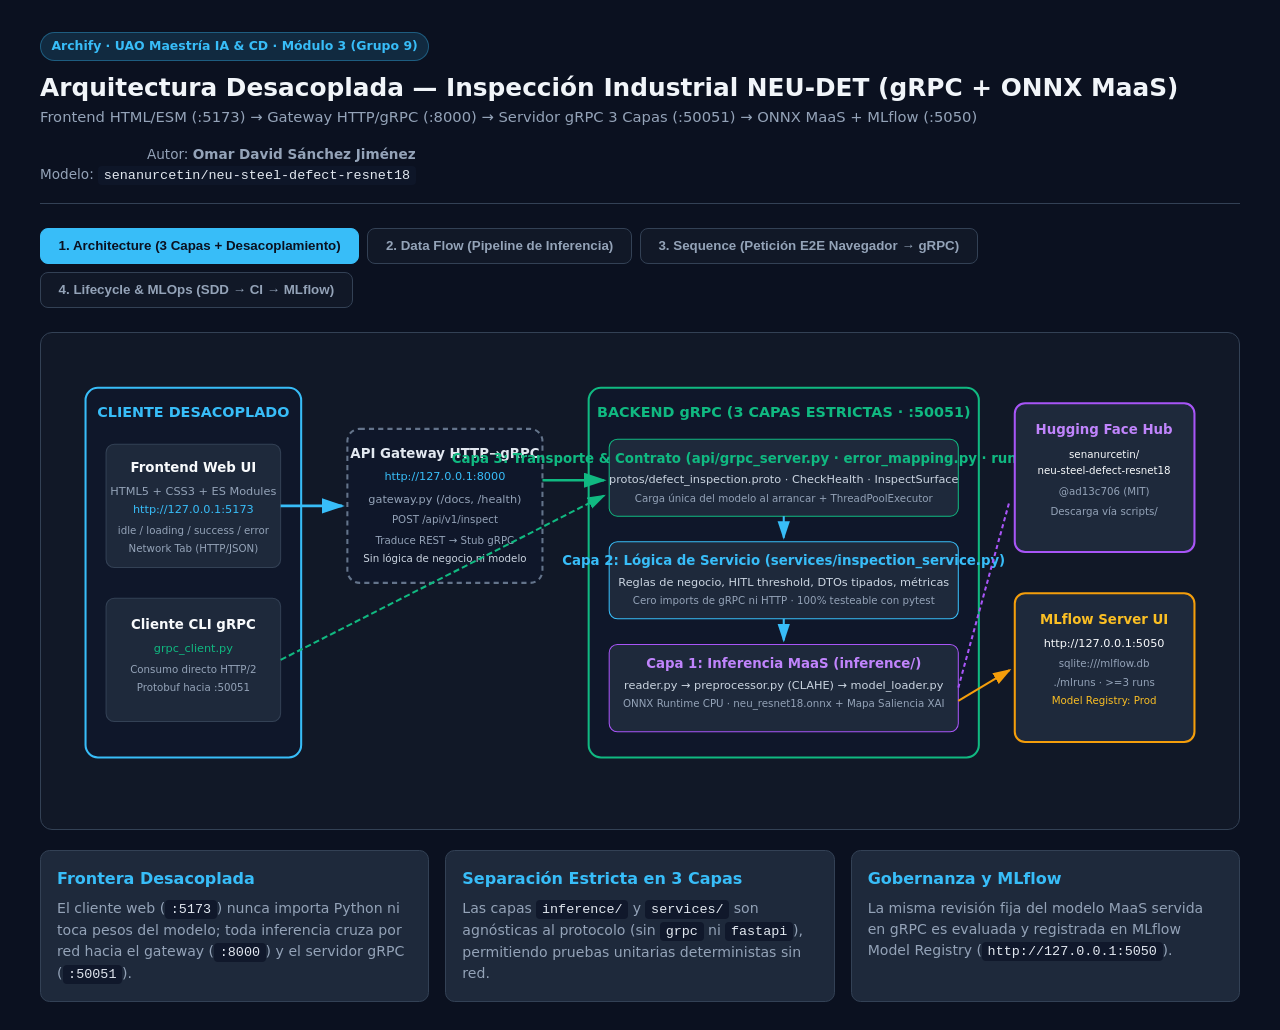
<file: docs/arquitectura.html>
<!DOCTYPE html>
<html lang="es">
<head>
  <meta charset="UTF-8" />
  <meta name="viewport" content="width=device-width, initial-scale=1.0" />
  <title>Archify — Arquitectura M3: Inspección Industrial NEU-DET (gRPC + MaaS)</title>
  <style>
    :root {
      --bg: #0b1120;
      --surface: #111827;
      --card: #1e293b;
      --border: #334155;
      --text: #f1f5f9;
      --muted: #94a3b8;
      --accent: #38bdf8;
      --grpc: #10b981;
      --mlflow: #f59e0b;
      --model: #a855f7;
    }
    * { box-sizing: border-box; margin: 0; padding: 0; }
    body {
      font-family: system-ui, -apple-system, BlinkMacSystemFont, "Segoe UI", Roboto, sans-serif;
      background: var(--bg);
      color: var(--text);
      line-height: 1.5;
      padding: 2rem;
    }
    header {
      max-width: 1200px;
      margin: 0 auto 1.5rem;
      display: flex;
      flex-wrap: wrap;
      justify-content: space-between;
      align-items: center;
      gap: 1rem;
      border-bottom: 1px solid var(--border);
      padding-bottom: 1rem;
    }
    .badge {
      display: inline-block;
      padding: 0.25rem 0.65rem;
      border-radius: 999px;
      font-size: 0.78rem;
      font-weight: 600;
      background: rgba(56, 189, 248, 0.15);
      color: var(--accent);
      border: 1px solid rgba(56, 189, 248, 0.35);
    }
    .tabs {
      max-width: 1200px;
      margin: 0 auto 1.5rem;
      display: flex;
      gap: 0.5rem;
      flex-wrap: wrap;
    }
    .tab-btn {
      background: var(--surface);
      color: var(--muted);
      border: 1px solid var(--border);
      padding: 0.6rem 1.1rem;
      border-radius: 0.5rem;
      cursor: pointer;
      font-weight: 600;
      transition: all 0.2s;
    }
    .tab-btn.active, .tab-btn:hover {
      background: var(--accent);
      color: #0b1120;
      border-color: var(--accent);
    }
    main {
      max-width: 1200px;
      margin: 0 auto;
    }
    .view-panel { display: none; }
    .view-panel.active { display: block; }
    .diagram-box {
      background: var(--surface);
      border: 1px solid var(--border);
      border-radius: 0.75rem;
      padding: 1.5rem;
      overflow-x: auto;
    }
    .grid-3 {
      display: grid;
      grid-template-columns: repeat(auto-fit, minmax(270px, 1fr));
      gap: 1rem;
      margin-top: 1.25rem;
    }
    .card {
      background: var(--card);
      border: 1px solid var(--border);
      border-radius: 0.6rem;
      padding: 1rem;
    }
    .card h3 { font-size: 1rem; margin-bottom: 0.4rem; color: var(--accent); }
    .card p, .card li { font-size: 0.88rem; color: var(--muted); }
    .card ul { padding-left: 1.1rem; margin-top: 0.35rem; }
    code {
      background: rgba(15, 23, 42, 0.9);
      padding: 0.12rem 0.35rem;
      border-radius: 0.25rem;
      color: #e2e8f0;
      font-size: 0.84rem;
    }
    svg text { font-family: system-ui, -apple-system, sans-serif; }
  </style>
</head>
<body>
  <header>
    <div>
      <span class="badge">Archify · UAO Maestría IA &amp; CD · Módulo 3 (Grupo 9)</span>
      <h1 style="margin-top:0.5rem;font-size:1.55rem;">Arquitectura Desacoplada — Inspección Industrial NEU-DET (gRPC + ONNX MaaS)</h1>
      <p style="color:var(--muted);font-size:0.92rem;">Frontend HTML/ESM (:5173) → Gateway HTTP/gRPC (:8000) → Servidor gRPC 3 Capas (:50051) → ONNX MaaS + MLflow (:5050)</p>
    </div>
    <div style="text-align:right;font-size:0.85rem;color:var(--muted);">
      <div>Autor: <strong>Omar David Sánchez Jiménez</strong></div>
      <div>Modelo: <code>senanurcetin/neu-steel-defect-resnet18</code></div>
    </div>
  </header>

  <nav class="tabs" aria-label="Vistas Archify">
    <button class="tab-btn active" onclick="showTab('architecture', this)">1. Architecture (3 Capas + Desacoplamiento)</button>
    <button class="tab-btn" onclick="showTab('dataflow', this)">2. Data Flow (Pipeline de Inferencia)</button>
    <button class="tab-btn" onclick="showTab('sequence', this)">3. Sequence (Petición E2E Navegador → gRPC)</button>
    <button class="tab-btn" onclick="showTab('lifecycle', this)">4. Lifecycle &amp; MLOps (SDD → CI → MLflow)</button>
  </nav>

  <main>
    <!-- TAB 1: ARCHITECTURE -->
    <section id="architecture" class="view-panel active">
      <div class="diagram-box">
        <svg viewBox="0 0 1120 430" width="100%" height="auto" role="img" aria-label="Diagrama de Arquitectura de Capas">
          <defs>
            <marker id="arrow" markerWidth="10" markerHeight="10" refX="8" refY="3" orient="auto">
              <path d="M0,0 L0,6 L9,3 z" fill="#38bdf8" />
            </marker>
            <marker id="arrow-grpc" markerWidth="10" markerHeight="10" refX="8" refY="3" orient="auto">
              <path d="M0,0 L0,6 L9,3 z" fill="#10b981" />
            </marker>
            <marker id="arrow-ml" markerWidth="10" markerHeight="10" refX="8" refY="3" orient="auto">
              <path d="M0,0 L0,6 L9,3 z" fill="#f59e0b" />
            </marker>
          </defs>

          <!-- Zone Boxes -->
          <rect x="20" y="30" width="210" height="360" rx="12" fill="#0f172a" stroke="#38bdf8" stroke-width="2" />
          <text x="125" y="58" text-anchor="middle" fill="#38bdf8" font-weight="700" font-size="14">CLIENTE DESACOPLADO</text>
          <rect x="40" y="85" width="170" height="120" rx="8" fill="#1e293b" stroke="#334155" />
          <text x="125" y="112" text-anchor="middle" fill="#f8fafc" font-weight="700" font-size="13">Frontend Web UI</text>
          <text x="125" y="134" text-anchor="middle" fill="#94a3b8" font-size="11">HTML5 + CSS3 + ES Modules</text>
          <text x="125" y="152" text-anchor="middle" fill="#38bdf8" font-size="11">http://127.0.0.1:5173</text>
          <text x="125" y="172" text-anchor="middle" fill="#94a3b8" font-size="10">idle / loading / success / error</text>
          <text x="125" y="190" text-anchor="middle" fill="#94a3b8" font-size="10">Network Tab (HTTP/JSON)</text>

          <rect x="40" y="235" width="170" height="120" rx="8" fill="#1e293b" stroke="#334155" />
          <text x="125" y="265" text-anchor="middle" fill="#f8fafc" font-weight="700" font-size="13">Cliente CLI gRPC</text>
          <text x="125" y="287" text-anchor="middle" fill="#10b981" font-size="11">grpc_client.py</text>
          <text x="125" y="308" text-anchor="middle" fill="#94a3b8" font-size="10">Consumo directo HTTP/2</text>
          <text x="125" y="325" text-anchor="middle" fill="#94a3b8" font-size="10">Protobuf hacia :50051</text>

          <!-- Gateway Bridge -->
          <rect x="275" y="70" width="190" height="150" rx="12" fill="#0f172a" stroke="#64748b" stroke-dasharray="5,4" stroke-width="2" />
          <text x="370" y="98" text-anchor="middle" fill="#e2e8f0" font-weight="700" font-size="13">API Gateway HTTP→gRPC</text>
          <text x="370" y="120" text-anchor="middle" fill="#38bdf8" font-size="11">http://127.0.0.1:8000</text>
          <text x="370" y="142" text-anchor="middle" fill="#94a3b8" font-size="11">gateway.py (/docs, /health)</text>
          <text x="370" y="162" text-anchor="middle" fill="#94a3b8" font-size="10">POST /api/v1/inspect</text>
          <text x="370" y="182" text-anchor="middle" fill="#94a3b8" font-size="10">Traduce REST → Stub gRPC</text>
          <text x="370" y="200" text-anchor="middle" fill="#cbd5e1" font-size="10">Sin lógica de negocio ni modelo</text>

          <!-- Backend 3 Layers -->
          <rect x="510" y="30" width="380" height="360" rx="12" fill="#0f172a" stroke="#10b981" stroke-width="2" />
          <text x="700" y="58" text-anchor="middle" fill="#10b981" font-weight="700" font-size="14">BACKEND gRPC (3 CAPAS ESTRICTAS · :50051)</text>

          <rect x="530" y="80" width="340" height="75" rx="8" fill="#1e293b" stroke="#10b981" />
          <text x="700" y="103" text-anchor="middle" fill="#10b981" font-weight="700" font-size="13">Capa 3: Transporte &amp; Contrato (api/grpc_server.py · error_mapping.py · run_backend.py)</text>
          <text x="700" y="123" text-anchor="middle" fill="#cbd5e1" font-size="11">protos/defect_inspection.proto · CheckHealth · InspectSurface</text>
          <text x="700" y="141" text-anchor="middle" fill="#94a3b8" font-size="10">Carga única del modelo al arrancar + ThreadPoolExecutor</text>

          <rect x="530" y="180" width="340" height="75" rx="8" fill="#1e293b" stroke="#38bdf8" />
          <text x="700" y="203" text-anchor="middle" fill="#38bdf8" font-weight="700" font-size="13">Capa 2: Lógica de Servicio (services/inspection_service.py)</text>
          <text x="700" y="223" text-anchor="middle" fill="#cbd5e1" font-size="11">Reglas de negocio, HITL threshold, DTOs tipados, métricas</text>
          <text x="700" y="241" text-anchor="middle" fill="#94a3b8" font-size="10">Cero imports de gRPC ni HTTP · 100% testeable con pytest</text>

          <rect x="530" y="280" width="340" height="85" rx="8" fill="#1e293b" stroke="#a855f7" />
          <text x="700" y="303" text-anchor="middle" fill="#c084fc" font-weight="700" font-size="13">Capa 1: Inferencia MaaS (inference/)</text>
          <text x="700" y="323" text-anchor="middle" fill="#cbd5e1" font-size="11">reader.py → preprocessor.py (CLAHE) → model_loader.py</text>
          <text x="700" y="341" text-anchor="middle" fill="#94a3b8" font-size="10">ONNX Runtime CPU · neu_resnet18.onnx + Mapa Saliencia XAI</text>

          <!-- External MaaS & MLflow -->
          <rect x="925" y="45" width="175" height="145" rx="10" fill="#1e293b" stroke="#a855f7" stroke-width="2" />
          <text x="1012" y="75" text-anchor="middle" fill="#c084fc" font-weight="700" font-size="13">Hugging Face Hub</text>
          <text x="1012" y="98" text-anchor="middle" fill="#f8fafc" font-size="10">senanurcetin/</text>
          <text x="1012" y="114" text-anchor="middle" fill="#f8fafc" font-size="10">neu-steel-defect-resnet18</text>
          <text x="1012" y="134" text-anchor="middle" fill="#94a3b8" font-size="10">@ad13c706 (MIT)</text>
          <text x="1012" y="154" text-anchor="middle" fill="#94a3b8" font-size="10">Descarga vía scripts/</text>

          <rect x="925" y="230" width="175" height="145" rx="10" fill="#1e293b" stroke="#f59e0b" stroke-width="2" />
          <text x="1012" y="260" text-anchor="middle" fill="#fbbf24" font-weight="700" font-size="13">MLflow Server UI</text>
          <text x="1012" y="282" text-anchor="middle" fill="#f8fafc" font-size="11">http://127.0.0.1:5050</text>
          <text x="1012" y="302" text-anchor="middle" fill="#94a3b8" font-size="10">sqlite:///mlflow.db</text>
          <text x="1012" y="320" text-anchor="middle" fill="#94a3b8" font-size="10">./mlruns · >=3 runs</text>
          <text x="1012" y="338" text-anchor="middle" fill="#fbbf24" font-size="10">Model Registry: Prod</text>

          <!-- Arrows -->
          <line x1="210" y1="145" x2="270" y2="145" stroke="#38bdf8" stroke-width="2.5" marker-end="url(#arrow)" />
          <line x1="465" y1="120" x2="525" y2="120" stroke="#10b981" stroke-width="2.5" marker-end="url(#arrow-grpc)" />
          <line x1="210" y1="295" x2="525" y2="135" stroke="#10b981" stroke-width="2" stroke-dasharray="6,3" marker-end="url(#arrow-grpc)" />
          <line x1="700" y1="155" x2="700" y2="176" stroke="#38bdf8" stroke-width="2" marker-end="url(#arrow)" />
          <line x1="700" y1="255" x2="700" y2="276" stroke="#38bdf8" stroke-width="2" marker-end="url(#arrow)" />
          <line x1="870" y1="322" x2="920" y2="140" stroke="#a855f7" stroke-width="2" stroke-dasharray="4,3" />
          <line x1="870" y1="335" x2="920" y2="305" stroke="#f59e0b" stroke-width="2" marker-end="url(#arrow-ml)" />
        </svg>
      </div>
      <div class="grid-3">
        <div class="card">
          <h3>Frontera Desacoplada</h3>
          <p>El cliente web (<code>:5173</code>) nunca importa Python ni toca pesos del modelo; toda inferencia cruza por red hacia el gateway (<code>:8000</code>) y el servidor gRPC (<code>:50051</code>).</p>
        </div>
        <div class="card">
          <h3>Separación Estricta en 3 Capas</h3>
          <p>Las capas <code>inference/</code> y <code>services/</code> son agnósticas al protocolo (sin <code>grpc</code> ni <code>fastapi</code>), permitiendo pruebas unitarias deterministas sin red.</p>
        </div>
        <div class="card">
          <h3>Gobernanza y MLflow</h3>
          <p>La misma revisión fija del modelo MaaS servida en gRPC es evaluada y registrada en MLflow Model Registry (<code>http://127.0.0.1:5050</code>).</p>
        </div>
      </div>
    </section>

    <!-- TAB 2: DATA FLOW -->
    <section id="dataflow" class="view-panel">
      <div class="diagram-box">
        <svg viewBox="0 0 1120 260" width="100%" height="auto" role="img" aria-label="Flujo de Datos del Tensor">
          <defs>
            <marker id="arrow2" markerWidth="10" markerHeight="10" refX="8" refY="3" orient="auto">
              <path d="M0,0 L0,6 L9,3 z" fill="#38bdf8" />
            </marker>
          </defs>
          <rect x="20" y="65" width="155" height="120" rx="8" fill="#1e293b" stroke="#38bdf8" />
          <text x="97" y="95" text-anchor="middle" fill="#f8fafc" font-weight="700" font-size="12">1. Ingesta Bytes</text>
          <text x="97" y="118" text-anchor="middle" fill="#94a3b8" font-size="10">PNG/JPG/BMP</text>
          <text x="97" y="138" text-anchor="middle" fill="#94a3b8" font-size="10">Validación MIME</text>
          <text x="97" y="158" text-anchor="middle" fill="#38bdf8" font-size="10">read_industrial_image</text>

          <rect x="205" y="65" width="175" height="120" rx="8" fill="#1e293b" stroke="#38bdf8" />
          <text x="292" y="95" text-anchor="middle" fill="#f8fafc" font-weight="700" font-size="12">2. Preprocesamiento</text>
          <text x="292" y="118" text-anchor="middle" fill="#94a3b8" font-size="10">CLAHE opcional (2.0)</text>
          <text x="292" y="138" text-anchor="middle" fill="#94a3b8" font-size="10">Resize 224×224 RGB</text>
          <text x="292" y="158" text-anchor="middle" fill="#38bdf8" font-size="10">[1,3,224,224] float32</text>

          <rect x="410" y="65" width="175" height="120" rx="8" fill="#1e293b" stroke="#a855f7" />
          <text x="497" y="95" text-anchor="middle" fill="#c084fc" font-weight="700" font-size="12">3. Inferencia ONNX</text>
          <text x="497" y="118" text-anchor="middle" fill="#94a3b8" font-size="10">ResNet-18 CPU FP32</text>
          <text x="497" y="138" text-anchor="middle" fill="#94a3b8" font-size="10">Session precargada</text>
          <text x="497" y="158" text-anchor="middle" fill="#c084fc" font-size="10">Logits (1, 6)</text>

          <rect x="615" y="65" width="210" height="120" rx="8" fill="#1e293b" stroke="#10b981" />
          <text x="720" y="95" text-anchor="middle" fill="#10b981" font-weight="700" font-size="12">4. Postproceso &amp; HITL</text>
          <text x="720" y="118" text-anchor="middle" fill="#94a3b8" font-size="10">Softmax + Top-6 Scores</text>
          <text x="720" y="138" text-anchor="middle" fill="#94a3b8" font-size="10">Mapa Saliencia + ROI BBox</text>
          <text x="720" y="158" text-anchor="middle" fill="#10b981" font-size="10">Umbral → Estado HITL</text>

          <rect x="855" y="65" width="240" height="120" rx="8" fill="#1e293b" stroke="#f59e0b" />
          <text x="975" y="95" text-anchor="middle" fill="#fbbf24" font-weight="700" font-size="12">5. Respuesta Protobuf/JSON</text>
          <text x="975" y="118" text-anchor="middle" fill="#94a3b8" font-size="10">InspectResponse gRPC</text>
          <text x="975" y="138" text-anchor="middle" fill="#94a3b8" font-size="10">Overlay PNG Base64 + ms</text>
          <text x="975" y="158" text-anchor="middle" fill="#fbbf24" font-size="10">Visualización Operario UI</text>

          <line x1="175" y1="125" x2="200" y2="125" stroke="#38bdf8" stroke-width="2" marker-end="url(#arrow2)" />
          <line x1="380" y1="125" x2="405" y2="125" stroke="#38bdf8" stroke-width="2" marker-end="url(#arrow2)" />
          <line x1="585" y1="125" x2="610" y2="125" stroke="#38bdf8" stroke-width="2" marker-end="url(#arrow2)" />
          <line x1="825" y1="125" x2="850" y2="125" stroke="#38bdf8" stroke-width="2" marker-end="url(#arrow2)" />
        </svg>
      </div>
    </section>

    <!-- TAB 3: SEQUENCE -->
    <section id="sequence" class="view-panel">
      <div class="diagram-box">
        <svg viewBox="0 0 1120 340" width="100%" height="auto" role="img" aria-label="Diagrama de Secuencia E2E">
          <defs>
            <marker id="seq-arrow" markerWidth="10" markerHeight="10" refX="8" refY="3" orient="auto">
              <path d="M0,0 L0,6 L9,3 z" fill="#38bdf8" />
            </marker>
            <marker id="seq-ret" markerWidth="10" markerHeight="10" refX="8" refY="3" orient="auto">
              <path d="M0,0 L0,6 L9,3 z" fill="#10b981" />
            </marker>
          </defs>
          <!-- Lifelines -->
          <g font-size="12" font-weight="700" text-anchor="middle">
            <rect x="45" y="20" width="150" height="36" rx="6" fill="#1e293b" stroke="#38bdf8" />
            <text x="120" y="43" fill="#38bdf8">Browser UI (:5173)</text>
            <line x1="120" y1="56" x2="120" y2="310" stroke="#334155" stroke-dasharray="4,4" />

            <rect x="275" y="20" width="160" height="36" rx="6" fill="#1e293b" stroke="#64748b" />
            <text x="355" y="43" fill="#f8fafc">HTTP Gateway (:8000)</text>
            <line x1="355" y1="56" x2="355" y2="310" stroke="#334155" stroke-dasharray="4,4" />

            <rect x="525" y="20" width="160" height="36" rx="6" fill="#1e293b" stroke="#10b981" />
            <text x="605" y="43" fill="#10b981">gRPC Server (:50051)</text>
            <line x1="605" y1="56" x2="605" y2="310" stroke="#334155" stroke-dasharray="4,4" />

            <rect x="775" y="20" width="150" height="36" rx="6" fill="#1e293b" stroke="#38bdf8" />
            <text x="850" y="43" fill="#cbd5e1">Service Layer</text>
            <line x1="850" y1="56" x2="850" y2="310" stroke="#334155" stroke-dasharray="4,4" />

            <rect x="975" y="20" width="120" height="36" rx="6" fill="#1e293b" stroke="#a855f7" />
            <text x="1035" y="43" fill="#c084fc">ONNX MaaS</text>
            <line x1="1035" y1="56" x2="1035" y2="310" stroke="#334155" stroke-dasharray="4,4" />
          </g>

          <!-- Messages -->
          <line x1="120" y1="90" x2="350" y2="90" stroke="#38bdf8" stroke-width="2" marker-end="url(#seq-arrow)" />
          <text x="235" y="82" text-anchor="middle" fill="#e2e8f0" font-size="11">1. POST /api/v1/inspect (multipart)</text>

          <line x1="355" y1="125" x2="600" y2="125" stroke="#38bdf8" stroke-width="2" marker-end="url(#seq-arrow)" />
          <text x="480" y="117" text-anchor="middle" fill="#e2e8f0" font-size="11">2. gRPC InspectSurface(InspectRequest)</text>

          <line x1="605" y1="160" x2="845" y2="160" stroke="#38bdf8" stroke-width="2" marker-end="url(#seq-arrow)" />
          <text x="725" y="152" text-anchor="middle" fill="#e2e8f0" font-size="11">3. inspect(bytes, threshold, clahe)</text>

          <line x1="850" y1="195" x2="1030" y2="195" stroke="#38bdf8" stroke-width="2" marker-end="url(#seq-arrow)" />
          <text x="940" y="187" text-anchor="middle" fill="#e2e8f0" font-size="11">4. run_onnx(tensor)</text>

          <line x1="1035" y1="225" x2="855" y2="225" stroke="#10b981" stroke-width="2" stroke-dasharray="4,2" marker-end="url(#seq-ret)" />
          <text x="945" y="218" text-anchor="middle" fill="#10b981" font-size="11">5. logits + heatmap</text>

          <line x1="850" y1="255" x2="610" y2="255" stroke="#10b981" stroke-width="2" stroke-dasharray="4,2" marker-end="url(#seq-ret)" />
          <text x="730" y="248" text-anchor="middle" fill="#10b981" font-size="11">6. InspectionResponseDTO</text>

          <line x1="605" y1="280" x2="360" y2="280" stroke="#10b981" stroke-width="2" stroke-dasharray="4,2" marker-end="url(#seq-ret)" />
          <text x="480" y="273" text-anchor="middle" fill="#10b981" font-size="11">7. InspectResponse (Protobuf)</text>

          <line x1="355" y1="305" x2="125" y2="305" stroke="#10b981" stroke-width="2" stroke-dasharray="4,2" marker-end="url(#seq-ret)" />
          <text x="240" y="298" text-anchor="middle" fill="#10b981" font-size="11">8. JSON HTTP 200 → Estado success</text>
        </svg>
      </div>
    </section>

    <!-- TAB 4: LIFECYCLE -->
    <section id="lifecycle" class="view-panel">
      <div class="grid-3">
        <div class="card">
          <h3>1. Kanban &amp; SDD (Spec-First)</h3>
          <ul>
            <li>Historia en GitHub Projects v2 con AC Given-When-Then y Fibonacci 1:1.</li>
            <li>Especificación en <code>specs/SPEC-NNN/</code> (<code>spec.md</code>, <code>plan.md</code>, <code>tasks.md</code>).</li>
            <li>Rama <code>feature/SPEC-NNN-*</code> desde <code>develop</code>.</li>
          </ul>
        </div>
        <div class="card">
          <h3>2. Implementación, QA &amp; PR</h3>
          <ul>
            <li>Código en <code>src/defect_inspector/</code> y pruebas sintéticas AAA en <code>tests/</code> (≥120 tests).</li>
            <li>Verificación estricta con <code>uv run ruff check .</code> y <code>uv run pytest -q</code>.</li>
            <li>Pull Request con plantilla oficial + <code>Closes #N</code> + revisión + merge a <code>develop</code>.</li>
          </ul>
        </div>
        <div class="card">
          <h3>3. Tracking MLflow &amp; Despliegue</h3>
          <ul>
            <li>Evaluación reproducible con <code>scripts/evaluar.py</code> hacia <code>http://127.0.0.1:5050</code>.</li>
            <li>Registro en Model Registry con versión y etapa <code>Production</code>.</li>
            <li>Contenedor CPU reproducible mediante <code>Dockerfile</code> (<code>uv</code> + <code>grpc</code> + <code>gateway</code>).</li>
          </ul>
        </div>
      </div>
    </section>
  </main>

  <script>
    function showTab(tabId, btn) {
      document.querySelectorAll('.view-panel').forEach(p => p.classList.remove('active'));
      document.querySelectorAll('.tab-btn').forEach(b => b.classList.remove('active'));
      document.getElementById(tabId).classList.add('active');
      btn.classList.add('active');
    }
  </script>
</body>
</html>
</file>
